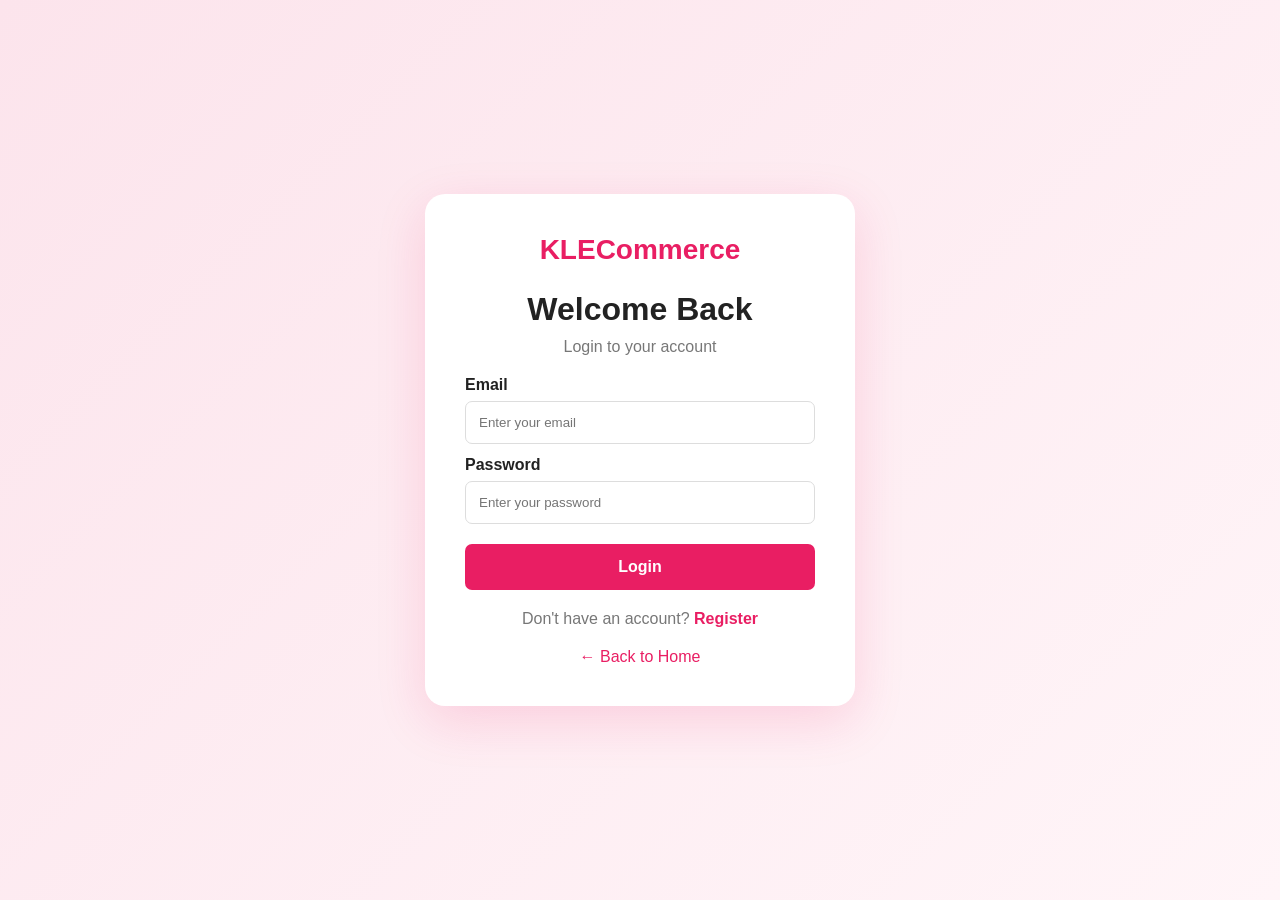
<file: login.html>
<!DOCTYPE html>
<html lang="en">

<head>

    <meta charset="UTF-8">

    <meta name="viewport"
          content="width=device-width, initial-scale=1.0">

    <title>KLECommerce - Login</title>

    <link rel="stylesheet"
          href="style.css">

</head>


<body class="auth-body">


<div class="auth-container">


    <div class="auth-box">

        <div class="auth-logo">
            KLECommerce
        </div>


        <h1>
            Welcome Back
        </h1>

        <p>
            Login to your account
        </p>


        <form id="loginForm">


            <label>
                Email
            </label>

            <input type="email"
                   id="loginEmail"
                   placeholder="Enter your email"
                   required>


            <label>
                Password
            </label>

            <input type="password"
                   id="loginPassword"
                   placeholder="Enter your password"
                   required>


            <button type="submit"
                    class="auth-button">

                Login

            </button>


            <p id="loginMessage"
               class="message">
            </p>


        </form>


        <p class="account-text">

            Don't have an account?

            <a href="register.html">
                Register
            </a>

        </p>


        <a href="index.html"
           class="back">

            ← Back to Home

        </a>

    </div>

</div>


<script src="auth.js"></script>

</body>

</html>
</file>
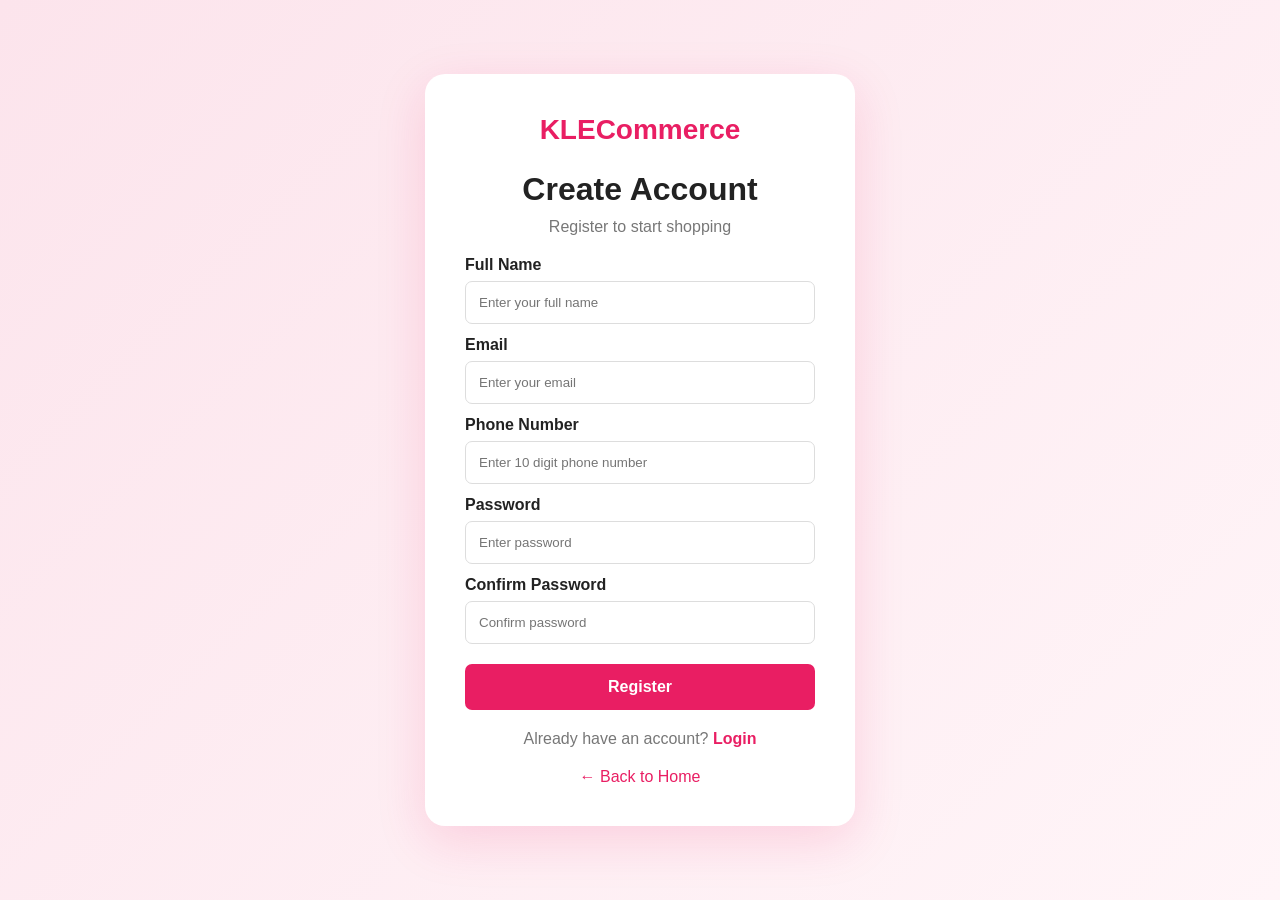
<file: register.html>
<!DOCTYPE html>
<html lang="en">

<head>

    <meta charset="UTF-8">

    <meta name="viewport"
          content="width=device-width, initial-scale=1.0">

    <title>KLECommerce - Register</title>

    <link rel="stylesheet"
          href="style.css">

</head>


<body class="auth-body">


<div class="auth-container">


    <div class="auth-box">

        <div class="auth-logo">
            KLECommerce
        </div>


        <h1>
            Create Account
        </h1>

        <p>
            Register to start shopping
        </p>


        <form id="registerForm">


            <label>
                Full Name
            </label>

            <input type="text"
                   id="name"
                   placeholder="Enter your full name"
                   required>


            <label>
                Email
            </label>

            <input type="email"
                   id="email"
                   placeholder="Enter your email"
                   required>


            <label>
                Phone Number
            </label>

            <input type="tel"
                   id="phone"
                   placeholder="Enter 10 digit phone number"
                   pattern="[0-9]{10}"
                   required>


            <label>
                Password
            </label>

            <input type="password"
                   id="password"
                   placeholder="Enter password"
                   minlength="6"
                   required>


            <label>
                Confirm Password
            </label>

            <input type="password"
                   id="confirmPassword"
                   placeholder="Confirm password"
                   minlength="6"
                   required>


            <button type="submit"
                    class="auth-button">

                Register

            </button>


            <p id="registerMessage"
               class="message">
            </p>


        </form>


        <p class="account-text">

            Already have an account?

            <a href="login.html">
                Login
            </a>

        </p>


        <a href="index.html"
           class="back">

            ← Back to Home

        </a>

    </div>

</div>


<script src="auth.js"></script>

</body>

</html>
</file>
<file: style.css>
* {
    margin: 0;
    padding: 0;
    box-sizing: border-box;
    font-family: Arial, sans-serif;
}

body {
    background: #fff5f8;
    color: #222;
}

/* ================= HEADER ================= */

.header {
    background: white;
    min-height: 80px;
    display: flex;
    align-items: center;
    gap: 30px;
    padding: 15px 5%;
    box-shadow: 0 2px 10px rgba(0,0,0,0.1);
}

.logo {
    font-size: 28px;
    font-weight: bold;
    color: #e91e63;
    white-space: nowrap;
}

/* ================= SEARCH ================= */

.search {
    display: flex;
    flex: 1;
    max-width: 550px;
}

.search input {
    flex: 1;
    padding: 13px;
    border: 1px solid #ddd;
    border-radius: 7px 0 0 7px;
    outline: none;
}

.search input:focus {
    border-color: #e91e63;
}

.search button {
    padding: 13px 20px;
    border: none;
    background: #e91e63;
    color: white;
    border-radius: 0 7px 7px 0;
    cursor: pointer;
}

.search button:hover {
    background: #c2185b;
}

/* ================= ACCOUNT ================= */

.account {
    margin-left: auto;
    display: flex;
    align-items: center;
    gap: 10px;
    white-space: nowrap;
}

.account a {
    text-decoration: none;
    color: #222;
    font-weight: bold;
}

.account a:hover {
    color: #e91e63;
}

#welcomeUser {
    color: #e91e63;
    font-weight: bold;
}

#logoutButton {
    border: none;
    background: #e91e63;
    color: white;
    padding: 8px 12px;
    border-radius: 6px;
    cursor: pointer;
}

#logoutButton:hover {
    background: #c2185b;
}

/* ================= CATEGORY ================= */

.categories {
    background: #2d1721;
    display: flex;
    justify-content: center;
    gap: 35px;
    padding: 16px;
}

.categories a {
    color: white;
    text-decoration: none;
    font-weight: bold;
}

.categories a:hover {
    color: #ff80ab;
}

/* ================= BANNER ================= */

.banner {
    margin: 30px 5%;
    min-height: 350px;
    border-radius: 25px;

    background: linear-gradient(
        120deg,
        #fce4ec,
        #fff5f8
    );

    display: flex;
    align-items: center;
    padding: 50px 8%;
}

.banner-content h1 {
    font-size: 50px;
    color: #e91e63;
    margin-bottom: 15px;
}

.banner-content p {
    font-size: 20px;
    color: #555;
}

.banner-content button {
    margin-top: 25px;
    padding: 14px 30px;
    border: none;
    background: #e91e63;
    color: white;
    border-radius: 8px;
    cursor: pointer;
    font-weight: bold;
}

.banner-content button:hover {
    background: #c2185b;
}

/* ================= PRODUCTS ================= */

.products-section {
    padding: 30px 5% 60px;
}

.products-section > h2 {
    text-align: center;
    margin-bottom: 30px;
}

.products {
    display: grid;
    grid-template-columns: repeat(4, 1fr);
    gap: 25px;
}

.product {
    background: white;
    padding: 20px;
    border-radius: 15px;

    box-shadow:
        0 5px 20px rgba(233,30,99,0.10);

    transition: 0.3s;
}

.product:hover {
    transform: translateY(-5px);

    box-shadow:
        0 10px 25px rgba(233,30,99,0.20);
}

.product-image {
    height: 180px;

    background: #fce4ec;

    border-radius: 12px;

    display: flex;
    align-items: center;
    justify-content: center;

    font-size: 70px;

    margin-bottom: 15px;
}

.product h3 {
    margin-bottom: 8px;
}

.product p {
    color: #777;
}

.product h2 {
    color: #e91e63;
    margin: 12px 0;
}

.product button {
    width: 100%;
    padding: 11px;

    border: none;
    border-radius: 7px;

    background: #e91e63;
    color: white;

    cursor: pointer;
}

.product button:hover {
    background: #c2185b;
}

/* ================= CART ================= */

.cart-box {
    background: white;
    width: 90%;
    max-width: 650px;
    margin: 30px auto;
    padding: 25px;

    border-radius: 15px;

    box-shadow:
        0 5px 20px rgba(233,30,99,0.15);
}

.cart-box h2 {
    text-align: center;
    color: #e91e63;
    margin-bottom: 20px;
}

.cart-item {
    display: flex;
    justify-content: space-between;
    align-items: center;

    padding: 15px;
    margin-bottom: 12px;

    background: #fff5f8;

    border: 1px solid #fce4ec;

    border-radius: 10px;
}

.cart-item h3 {
    margin-bottom: 5px;
}

.cart-item p {
    color: #e91e63;
    font-weight: bold;
}

.remove-btn {
    background: #e91e63;
    color: white;

    border: none;

    padding: 8px 14px;

    border-radius: 6px;

    cursor: pointer;

    font-weight: bold;
}

.remove-btn:hover {
    background: #c2185b;
}

.cart-total {
    text-align: right;

    margin-top: 20px;

    font-size: 20px;

    font-weight: bold;

    color: #2d1721;
}

.empty-cart {
    text-align: center;

    padding: 30px;

    color: #777;
}

/* ================= OFFERS ================= */

.offers {
    background: #2d1721;
    color: white;
    padding: 45px 5%;
    text-align: center;
}

.offer-container {
    display: grid;
    grid-template-columns: repeat(4, 1fr);
    gap: 20px;
    margin-top: 25px;
}

.offer-container div {
    border: 1px solid #6d394d;
    border-radius: 12px;
    padding: 25px;
}

.offer-container div:hover {
    border-color: #ff80ab;
}

/* ================= SERVICES ================= */

.services {
    background: white;
    padding: 45px 5%;

    display: grid;
    grid-template-columns: repeat(4, 1fr);

    text-align: center;
    gap: 20px;
}

.services h3 {
    margin-bottom: 8px;
}

.services p {
    color: #777;
}

/* ================= FOOTER ================= */

footer {
    background: #1f1117;
    color: white;
    text-align: center;
    padding: 35px;
}

footer h2 {
    color: #ff80ab;
    margin-bottom: 15px;
}

footer p {
    color: #aaa;
    margin-top: 10px;
}

/* ================= LOGIN / REGISTER ================= */

.auth-body {
    min-height: 100vh;

    display: flex;
    align-items: center;
    justify-content: center;

    background: linear-gradient(
        135deg,
        #fce4ec,
        #fff5f8
    );

    padding: 20px;
}

.auth-container {
    width: 430px;
}

.auth-box {
    background: white;

    padding: 40px;

    border-radius: 20px;

    box-shadow:
        0 15px 50px rgba(233,30,99,0.15);
}

.auth-logo {
    text-align: center;

    color: #e91e63;

    font-size: 28px;
    font-weight: bold;

    margin-bottom: 25px;
}

.auth-box h1 {
    text-align: center;
    margin-bottom: 10px;
}

.auth-box > p {
    text-align: center;
    color: #777;
    margin-bottom: 20px;
}

.auth-box label {
    display: block;
    font-weight: bold;
    margin: 12px 0 7px;
}

.auth-box input {
    width: 100%;
    padding: 13px;

    border: 1px solid #ddd;
    border-radius: 7px;

    outline: none;
}

.auth-box input:focus {
    border-color: #e91e63;
}

.auth-button {
    width: 100%;

    padding: 14px;
    margin-top: 20px;

    border: none;
    border-radius: 7px;

    background: #e91e63;
    color: white;

    font-size: 16px;
    font-weight: bold;

    cursor: pointer;
}

.auth-button:hover {
    background: #c2185b;
}

.message {
    margin-top: 15px;
    text-align: center;
}

.account-text {
    margin-top: 20px;
}

.account-text a {
    color: #e91e63;
    font-weight: bold;
    text-decoration: none;
}

.back {
    display: block;
    text-align: center;

    margin-top: 20px;

    color: #e91e63;
    text-decoration: none;
}

/* ================= CART BUTTON ================= */

.cart-button {
    border: none;
    background: #e91e63;
    color: white;

    padding: 9px 15px;

    border-radius: 7px;

    cursor: pointer;

    font-weight: bold;
}

.cart-button:hover {
    background: #c2185b;
}

/* ================= RESPONSIVE ================= */

@media(max-width: 900px) {

    .header {
        flex-wrap: wrap;
    }

    .search {
        order: 3;
        width: 100%;
        max-width: none;
    }

    .products {
        grid-template-columns: repeat(2, 1fr);
    }

    .offer-container,
    .services {
        grid-template-columns: repeat(2, 1fr);
    }
}

@media(max-width: 600px) {

    .products,
    .offer-container,
    .services {
        grid-template-columns: 1fr;
    }

    .categories {
        overflow-x: auto;
        justify-content: flex-start;
    }

    .account {
        width: 100%;
        justify-content: center;
    }

    .banner-content h1 {
        font-size: 35px;
    }

    .cart-item {
        flex-direction: column;
        align-items: flex-start;
        gap: 12px;
    }

    .remove-btn {
        width: 100%;
    }

    .auth-container {
        width: 100%;
    }

    .auth-box {
        padding: 25px;
    }
}
/* ================= CART POPUP ================= */

#cartBox {
    position: fixed;
    top: 90px;
    right: 30px;
    width: 400px;
    max-width: 90%;
    max-height: 80vh;
    overflow-y: auto;

    background: white;
    padding: 25px;

    border-radius: 15px;

    box-shadow: 0 10px 40px rgba(0, 0, 0, 0.25);

    z-index: 99999;
}

/* CART HEADER */

#cartBox .cart-header {
    display: flex;
    justify-content: space-between;
    align-items: center;

    padding-bottom: 15px;
    margin-bottom: 15px;

    border-bottom: 1px solid #eee;
}

#cartBox .cart-header h2 {
    color: #e91e63;
    margin: 0;
}

#cartBox .cart-header button {
    border: none;
    background: transparent;

    font-size: 22px;
    cursor: pointer;

    color: #555;
}

#cartBox .cart-header button:hover {
    color: #e91e63;
}

/* CART ITEMS */

#cartBox .cart-item {
    display: flex;
    justify-content: space-between;
    align-items: center;

    gap: 15px;

    padding: 15px;
    margin-bottom: 12px;

    background: #fff5f8;

    border: 1px solid #fce4ec;
    border-radius: 10px;
}

#cartBox .cart-item h3 {
    margin: 0 0 5px;
    color: #222;
}

#cartBox .cart-item p {
    margin: 0;
    color: #e91e63;
    font-weight: bold;
}

/* REMOVE BUTTON */

#cartBox .remove-btn {
    background: #e91e63;
    color: white;

    border: none;

    padding: 8px 14px;

    border-radius: 6px;

    cursor: pointer;

    font-weight: bold;
}

#cartBox .remove-btn:hover {
    background: #c2185b;
}

/* TOTAL */

#cartBox .cart-total {
    text-align: right;

    margin-top: 20px;
    padding-top: 15px;

    border-top: 1px solid #eee;

    color: #2d1721;
}

/* EMPTY CART */

#cartBox .empty-cart {
    text-align: center;
    padding: 30px 10px;
    color: #777;
}

/* MOBILE */

@media(max-width: 600px) {

    #cartBox {
        top: 70px;
        right: 5%;
        width: 90%;
    }

    #cartBox .cart-item {
        flex-direction: column;
        align-items: flex-start;
    }

    #cartBox .remove-btn {
        width: 100%;
    }
}
</file>
